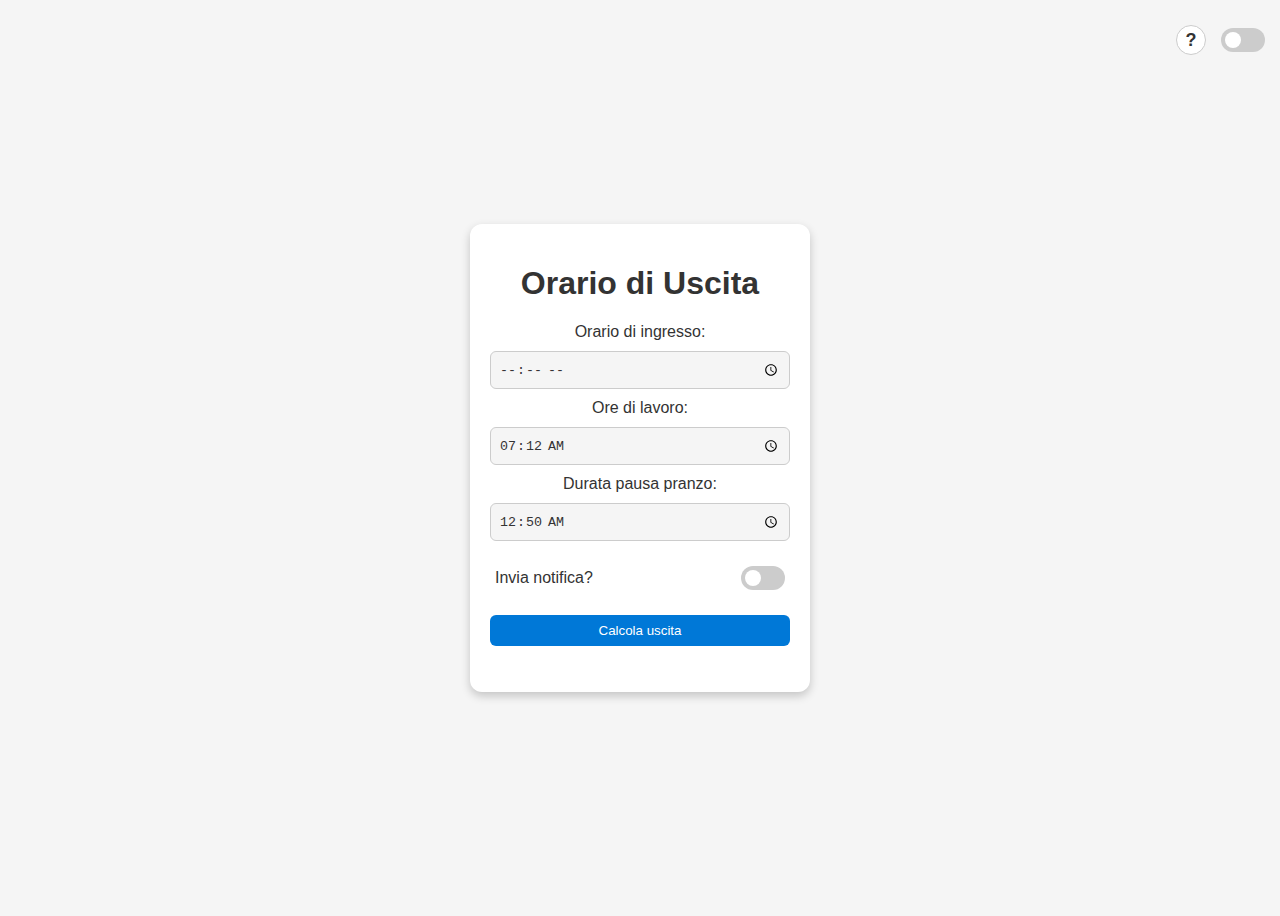
<file: src/index.html>
<!DOCTYPE html>
<html lang="it">
<head>
  <meta charset="UTF-8">
  <title>Home-o-Clock | Calcola l'orario di uscita da lavoro</title>
  <link rel="icon" href="data:image/svg+xml,<svg xmlns=%22http://www.w3.org/2000/svg%22 viewBox=%220 0 100 100%22><text y=%22.9em%22 font-size=%2290%22>⏰</text></svg>">
  <link rel="stylesheet" href="styles/layout.css">
</head>
<body>

  <div class="top-controls">
    <button id="helpBtn" class="help-button" aria-label="Mostra aiuto" title="Mostra aiuto">?</button>
    <div class="theme-switch-wrapper">
      <label class="theme-switch" for="checkbox" title="Cambia tema (chiaro/scuro)">
        <input type="checkbox" id="checkbox" />
        <div class="slider"></div>
      </label>
    </div>
  </div>

  <main class="container">
    <h1>Orario di Uscita</h1>
    <label for="ingresso">Orario di ingresso:</label>
    <input type="time" id="ingresso" required>

    <label for="durataLavoro">Ore di lavoro:</label>
    <input type="time" id="durataLavoro" value="07:12" required>

    <label for="pausa">Durata pausa pranzo:</label>
    <input type="time" id="pausa" value="00:50" required>

    <div class="notification-toggle-wrapper">
      <label for="notification-toggle">Invia notifica?</label>
      <label class="theme-switch" title="Attiva/disattiva notifiche desktop">
        <input type="checkbox" id="notification-toggle"> 
        <!-- per attivare l'opzione di default aggiungere checked dopo il toggle: it activates notification send notification by default -->
        <span class="slider"></span>
      </label>
    </div>

    <button id="calcolaBtn">Calcola uscita</button>

    <p id="risultato" role="status" aria-live="polite"></p>
  </main>

  <div id="helpModal" class="modal" role="dialog" aria-modal="true" aria-labelledby="modalTitle">
    <div class="modal-content">
      <span class="close-button" role="button" aria-label="Chiudi finestra di aiuto">&times;</span>
      <h2 id="modalTitle">Come funziona</h2>
      <p>Questa applicazione calcola l'orario in cui puoi lasciare il lavoro.</p>
      <p><strong>Orario di ingresso:</strong> Inserisci l'ora in cui hai iniziato a lavorare.</p>
      <p><strong>Ore di lavoro:</strong> La durata totale della tua giornata lavorativa (es. 7 ore e 12 minuti).</p>
      <p><strong>Durata pausa pranzo:</strong> Il tempo che dedichi alla pausa pranzo.</p>
      <p>L'applicazione calcolerà l'orario di uscita. Attivando il toggle ti verrà inviata una notifica dal browser quando sarà il momento di andare a casa.</p>
      <p style="font-size: 0.8em; font-style: italic; margin-top: 20px;">Created by Daniele Rosati.</p>
    </div>
  </div>

  <script type="module" src="scripts/main.js">
  </script>

</body>
</html>
</file>
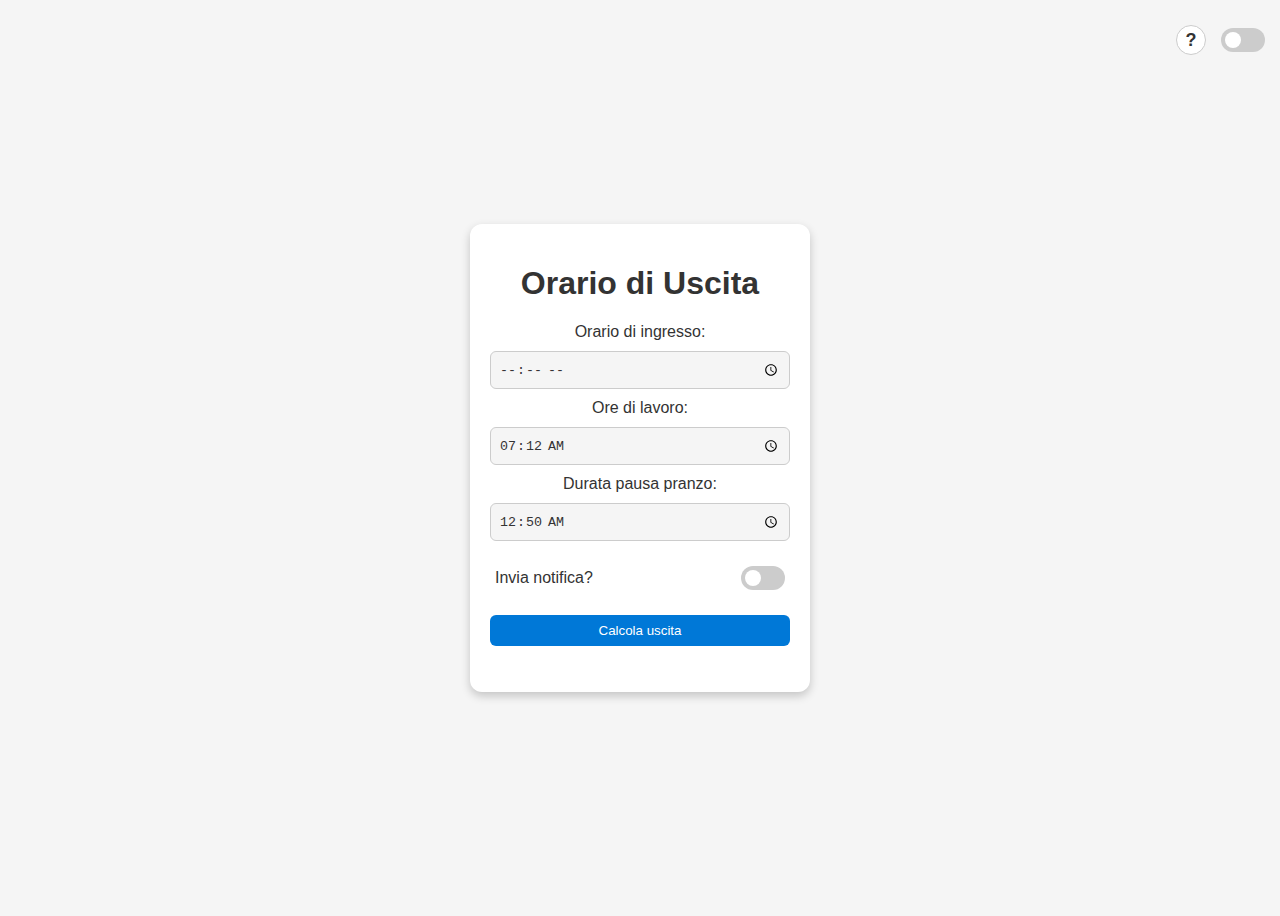
<file: src/web/home-o-clock.html>
<!-- Creato da Daniele Rosati (daniele.rosati@siae.it) -->
<!DOCTYPE html>
<html lang="it">
<head>
  <meta charset="UTF-8">
  <title>Home-o-Clock | Calcolo orario uscita da lavoro</title>
  <link rel="icon" href="data:image/svg+xml,<svg xmlns=%22http://www.w3.org/2000/svg%22 viewBox=%220 0 100 100%22><text y=%22.9em%22 font-size=%2290%22>⏰</text></svg>">
  <style>
    :root {
      --bg-color: #f5f5f5;
      --container-bg: white;
      --text-color: #333;
      --input-border-color: #ccc;
      --button-bg: #0078D7;
      --button-hover-bg: #005fa3;
      --shadow-color: rgba(0,0,0,0.2);
    }

    body.dark-mode {
      --bg-color: #1e1e1e;
      --container-bg: #2d2d2d;
      --text-color: #f5f5f5;
      --input-border-color: #555;
      --button-bg: #0078D7;
      --button-hover-bg: #005fa3;
      --shadow-color: rgba(0,0,0,0.4);
    }

    body {
      font-family: Arial, sans-serif;
      background: var(--bg-color);
      color: var(--text-color);
      display: flex;
      justify-content: center;
      align-items: center;
      height: 100vh;
      transition: background-color 0.3s, color 0.3s;
    }

    .top-controls {
      position: absolute;
      top: 15px;
      right: 15px;
      display: flex;
      align-items: center;
      gap: 15px;
    }

    /* Theme Toggle */
    .theme-switch-wrapper {
      display: flex;
      align-items: center;
    }
    .theme-switch {
      display: inline-block;
      height: 24px;
      position: relative;
      width: 44px;
    }
    .theme-switch input {
      display:none;
    }
    .slider {
      background-color: #ccc;
      bottom: 0;
      cursor: pointer;
      left: 0;
      position: absolute;
      right: 0;
      top: 0;
      transition: .4s;
      border-radius: 24px;
    }
    .slider:before {
      background-color: #fff;
      bottom: 4px;
      content: "";
      height: 16px;
      left: 4px;
      position: absolute;
      transition: .4s;
      width: 16px;
      border-radius: 50%;
    }
    input:checked + .slider {
      background-color: #0078D7;
    }
    input:checked + .slider:before {
      transform: translateX(20px);
    }

    /* Help Button */
    .help-button {
      background: var(--container-bg);
      color: var(--text-color);
      border: 1px solid var(--input-border-color);
      border-radius: 50%;
      width: 30px;
      height: 30px;
      font-size: 18px;
      font-weight: bold;
      cursor: pointer;
      display: flex;
      justify-content: center;
      align-items: center;
    }

    .container {
      background: var(--container-bg);
      padding: 20px;
      border-radius: 12px;
      box-shadow: 0px 4px 10px var(--shadow-color);
      text-align: center;
      max-width: 300px;
      transition: background-color 0.3s;
    }
    input, button {
      margin: 10px 0;
      padding: 8px;
      width: 100%;
      border-radius: 6px;
      border: 1px solid var(--input-border-color);
      box-sizing: border-box;
    }
    input {
      background: var(--bg-color);
      color: var(--text-color);
    }
    button {
      background: var(--button-bg);
      color: white;
      border: none;
      cursor: pointer;
    }
    button:hover {
      background: var(--button-hover-bg);
    }
    #risultato {
      margin-top: 15px;
      font-weight: bold;
      color: var(--text-color);
    }

    /* Modal */
    .modal {
      display: none;
      position: fixed;
      z-index: 1;
      left: 0;
      top: 0;
      width: 100%;
      height: 100%;
      overflow: auto;
      background-color: rgba(0,0,0,0.5);
    }
    .modal-content {
      background-color: var(--container-bg);
      color: var(--text-color);
      margin: 15% auto;
      padding: 20px;
      border: 1px solid #888;
      width: 80%;
      max-width: 400px;
      border-radius: 12px;
      position: relative;
    }
    .close-button {
      color: #aaa;
      position: absolute;
      top: 10px;
      right: 15px;
      font-size: 28px;
      font-weight: bold;
      cursor: pointer;
    }

    .notification-toggle-wrapper {
      display: flex;
      justify-content: space-between;
      align-items: center;
      margin: 15px 0;
      padding: 0 5px;
    }
  </style>
</head>
<body>

  <div class="top-controls">
    <button id="helpBtn" class="help-button">?</button>
    <div class="theme-switch-wrapper">
      <label class="theme-switch" for="checkbox">
        <input type="checkbox" id="checkbox" />
        <div class="slider"></div>
      </label>
    </div>
  </div>

  <div class="container">
    <h1>Orario di Uscita</h1>
    <label for="ingresso">Orario di ingresso:</label>
    <input type="time" id="ingresso" required>

    <label for="durataLavoro">Ore di lavoro:</label>
    <input type="time" id="durataLavoro" value="07:12" required>

    <label for="pausa">Durata pausa pranzo:</label>
    <input type="time" id="pausa" value="00:50" required>

    <div class="notification-toggle-wrapper">
      <label for="notification-toggle">Invia notifica?</label>
      <label class="theme-switch">
        <input type="checkbox" id="notification-toggle"> 
        <!-- per attivare l'opzione di default aggiungere checked dopo il toggle: it activates notification send notification by default -->
        <span class="slider"></span>
      </label>
    </div>

    <button onclick="calcola()">Calcola uscita</button>

    <p id="risultato"></p>
  </div>

  <div id="helpModal" class="modal">
    <div class="modal-content">
      <span class="close-button">&times;</span>
      <h2>Come funziona</h2>
      <p>Questa applicazione calcola l'orario in cui puoi lasciare il lavoro.</p>
      <p><strong>Orario di ingresso:</strong> Inserisci l'ora in cui hai iniziato a lavorare.</p>
      <p><strong>Ore di lavoro:</strong> La durata totale della tua giornata lavorativa (es. 7 ore e 12 minuti).</p>
      <p><strong>Durata pausa pranzo:</strong> Il tempo che dedichi alla pausa pranzo.</p>
      <p>L'applicazione calcolerà l'orario di uscita. Attivando il toggle ti verrà inviata una notifica dal browser quando sarà il momento di andare a casa.</p>
      <p style="font-size: 0.8em; margin-top: 20px;"><em>Creata da un’anima in pena… e in overtime eterno </em>📝😅</p>
    </div>
  </div>

  <script>
    function calcola() {
      const ingresso = document.getElementById("ingresso").value;
      const durataLavoro = document.getElementById("durataLavoro").value;
      const durataPausa = document.getElementById("pausa").value;

      if (!ingresso || !durataLavoro || !durataPausa) {
        document.getElementById("risultato").textContent = "❌ Inserisci tutti i campi richiesti!";
        return;
      }

      const [hIngresso, mIngresso] = ingresso.split(":").map(Number);
      const [oreLavoro, minutiLavoro] = durataLavoro.split(":").map(Number);
      const [orePausa, minutiPausa] = durataPausa.split(":").map(Number);

      const inizio = new Date();
      inizio.setHours(hIngresso, mIngresso, 0, 0);

      const msLavoro = (oreLavoro * 60 + minutiLavoro) * 60 * 1000;
      const msPausa = (orePausa * 60 + minutiPausa) * 60 * 1000;

      const uscita = new Date(inizio.getTime() + msLavoro + msPausa);
      const orarioUscita = uscita.toLocaleTimeString([], { hour: "2-digit", minute: "2-digit" });

      document.getElementById("risultato").textContent = `Puoi uscire alle: ${orarioUscita}`;

      const notificheAbilitate = document.getElementById("notification-toggle").checked;

      if (notificheAbilitate) {
        // Notifica desktop
        if (Notification.permission === "granted") {
          scheduleNotification(uscita);
        } else if (Notification.permission !== "denied") {
          Notification.requestPermission().then(permission => {
            if (permission === "granted") {
              scheduleNotification(uscita);
            }
          });
        }
      }
    }

    function scheduleNotification(orario) {
      const now = new Date();
      const delay = orario - now;
      if (delay > 0) {
        setTimeout(() => {
          new Notification("È ora di andare a casa! 🕔");
        }, delay);
      }
    }

    // Theme switcher logic
    document.addEventListener('DOMContentLoaded', () => {
      const themeToggle = document.getElementById('checkbox');
      const prefersDark = window.matchMedia('(prefers-color-scheme: dark)');

      function applyTheme(isDark) {
        if (isDark) {
          document.body.classList.add('dark-mode');
          themeToggle.checked = true;
        } else {
          document.body.classList.remove('dark-mode');
          themeToggle.checked = false;
        }
      }

      applyTheme(prefersDark.matches);

      themeToggle.addEventListener('change', (e) => {
        document.body.classList.toggle('dark-mode', e.target.checked);
      });

      // Help Modal Logic
      const modal = document.getElementById("helpModal");
      const helpBtn = document.getElementById("helpBtn");
      const closeBtn = document.querySelector(".close-button");

      helpBtn.onclick = () => modal.style.display = "block";
      closeBtn.onclick = () => modal.style.display = "none";
      window.onclick = (event) => {
        if (event.target == modal) {
          modal.style.display = "none";
        }
      }
    });
  </script>
</body>
</html>
</file>
<file: src/styles/layout.css>
:root {
  --bg-color: #f5f5f5;
  --container-bg: white;
  --text-color: #333;
  --input-border-color: #ccc;
  --button-bg: #0078D7;
  --button-hover-bg: #005fa3;
  --shadow-color: rgba(0,0,0,0.2);
}
body.dark-mode {
  --bg-color: #1e1e1e;
  --container-bg: #2d2d2d;
  --text-color: #f5f5f5;
  --input-border-color: #555;
  --button-bg: #0078D7;
  --button-hover-bg: #005fa3;
  --shadow-color: rgba(0,0,0,0.4);
}
body {
  font-family: Arial, sans-serif;
  background: var(--bg-color);
  color: var(--text-color);
  display: flex;
  justify-content: center;
  align-items: center;
  height: 100vh;
  transition: background-color 0.3s, color 0.3s;
}
.top-controls {
  position: absolute;
  top: 15px;
  right: 15px;
  display: flex;
  align-items: center;
  gap: 15px;
}
/* Theme Toggle */
.theme-switch-wrapper {
  display: flex;
  align-items: center;
}
.theme-switch {
  display: inline-block;
  height: 24px;
  position: relative;
  width: 44px;
}
.theme-switch input {
  display:none;
}
.slider {
  background-color: #ccc;
  bottom: 0;
  cursor: pointer;
  left: 0;
  position: absolute;
  right: 0;
  top: 0;
  transition: .4s;
  border-radius: 24px;
}
.slider:before {
  background-color: #fff;
  bottom: 4px;
  content: "";
  height: 16px;
  left: 4px;
  position: absolute;
  transition: .4s;
  width: 16px;
  border-radius: 50%;
}
input:checked + .slider {
  background-color: #0078D7;
}
input:checked + .slider:before {
  transform: translateX(20px);
}
/* Help Button */
.help-button {
  background: var(--container-bg);
  color: var(--text-color);
  border: 1px solid var(--input-border-color);
  border-radius: 50%;
  width: 30px;
  height: 30px;
  font-size: 18px;
  font-weight: bold;
  cursor: pointer;
  display: flex;
  justify-content: center;
  align-items: center;
}
.container {
  background: var(--container-bg);
  padding: 20px;
  border-radius: 12px;
  box-shadow: 0px 4px 10px var(--shadow-color);
  text-align: center;
  max-width: 300px;
  transition: background-color 0.3s;
}
input, button {
  margin: 10px 0;
  padding: 8px;
  width: 100%;
  border-radius: 6px;
  border: 1px solid var(--input-border-color);
  box-sizing: border-box;
}
input {
  background: var(--bg-color);
  color: var(--text-color);
}
button {
  background: var(--button-bg);
  color: white;
  border: none;
  cursor: pointer;
}
button:hover {
  background: var(--button-hover-bg);
}
#risultato {
  margin-top: 15px;
  font-weight: bold;
  color: var(--text-color);
}
/* Modal */
.modal {
  display: none;
  position: fixed;
  z-index: 1;
  left: 0;
  top: 0;
  width: 100%;
  height: 100%;
  overflow: auto;
  background-color: rgba(0,0,0,0.5);
}
.modal-content {
  background-color: var(--container-bg);
  color: var(--text-color);
  margin: 15% auto;
  padding: 20px;
  border: 1px solid #888;
  width: 80%;
  max-width: 400px;
  border-radius: 12px;
  position: relative;
}
.close-button {
  color: #aaa;
  position: absolute;
  top: 10px;
  right: 15px;
  font-size: 28px;
  font-weight: bold;
  cursor: pointer;
}
.notification-toggle-wrapper {
  display: flex;
  justify-content: space-between;
  align-items: center;
  margin: 15px 0;
  padding: 0 5px;
}
</file>
